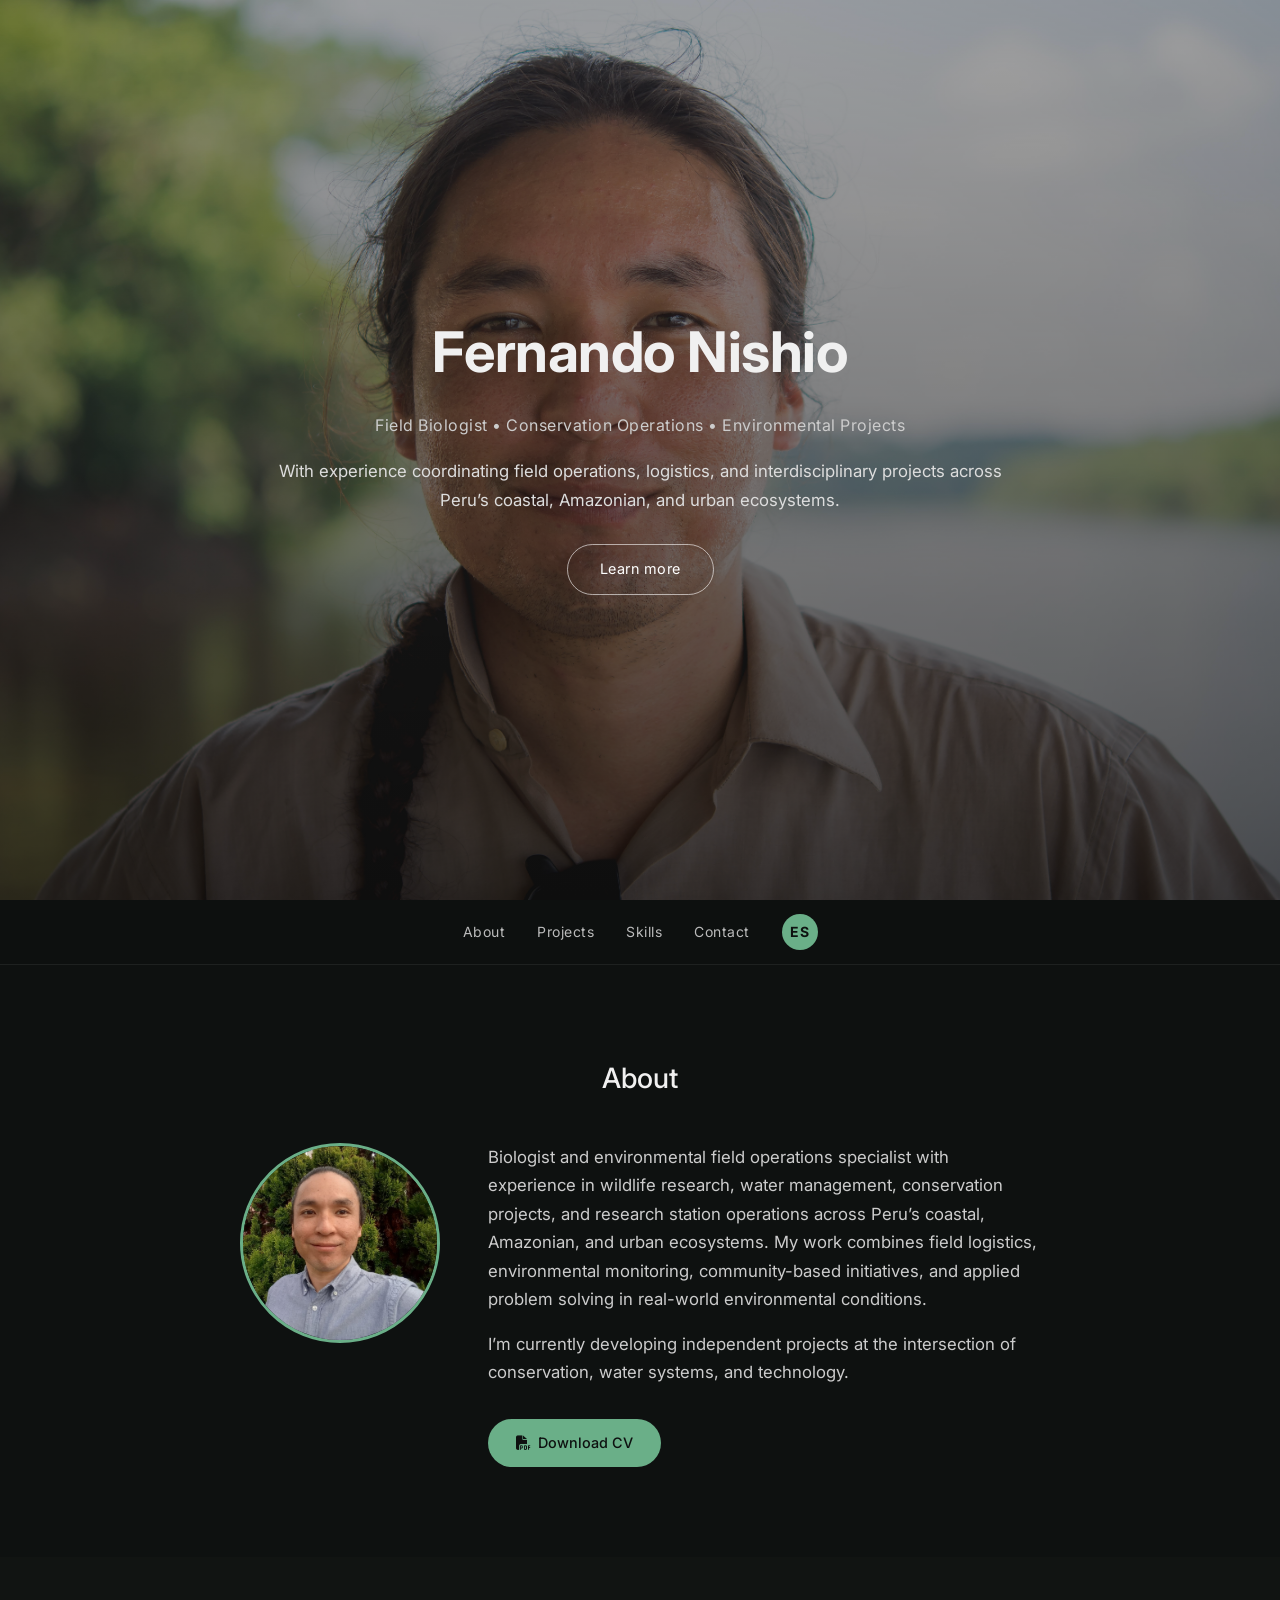
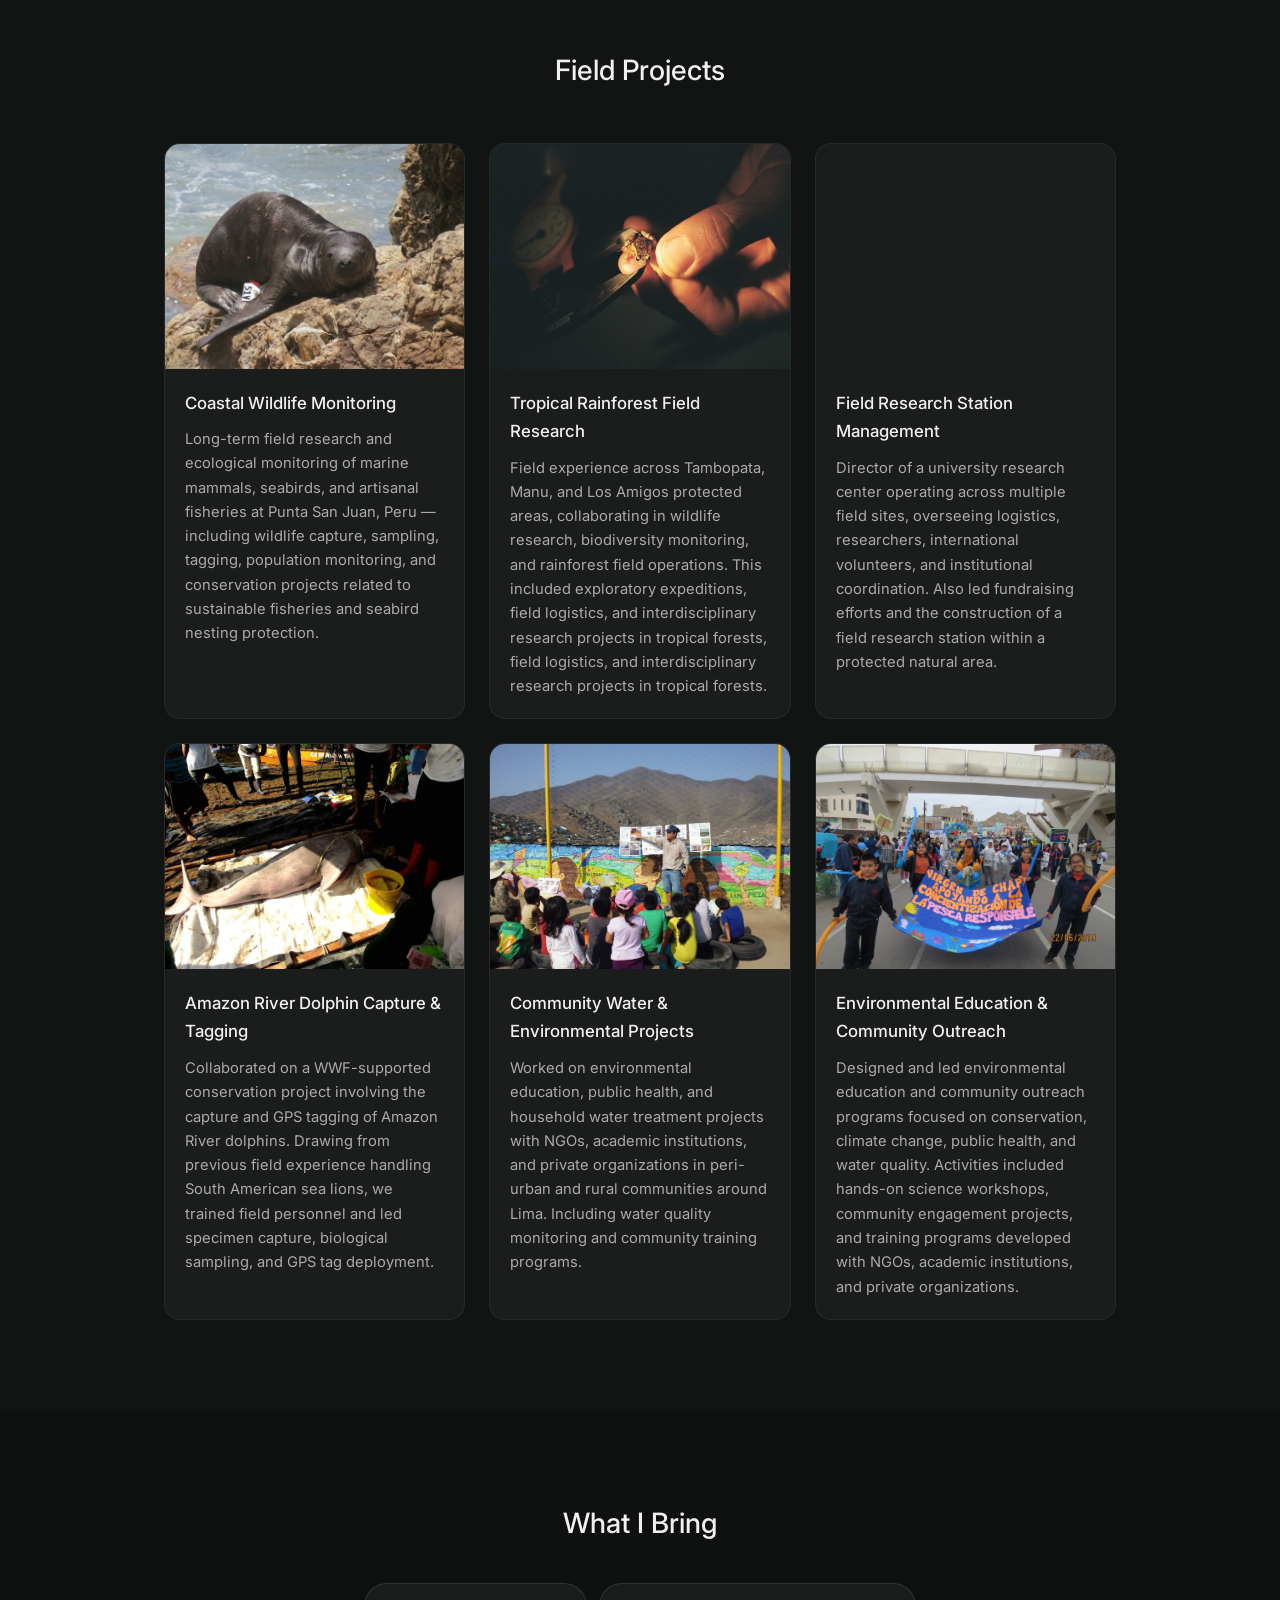
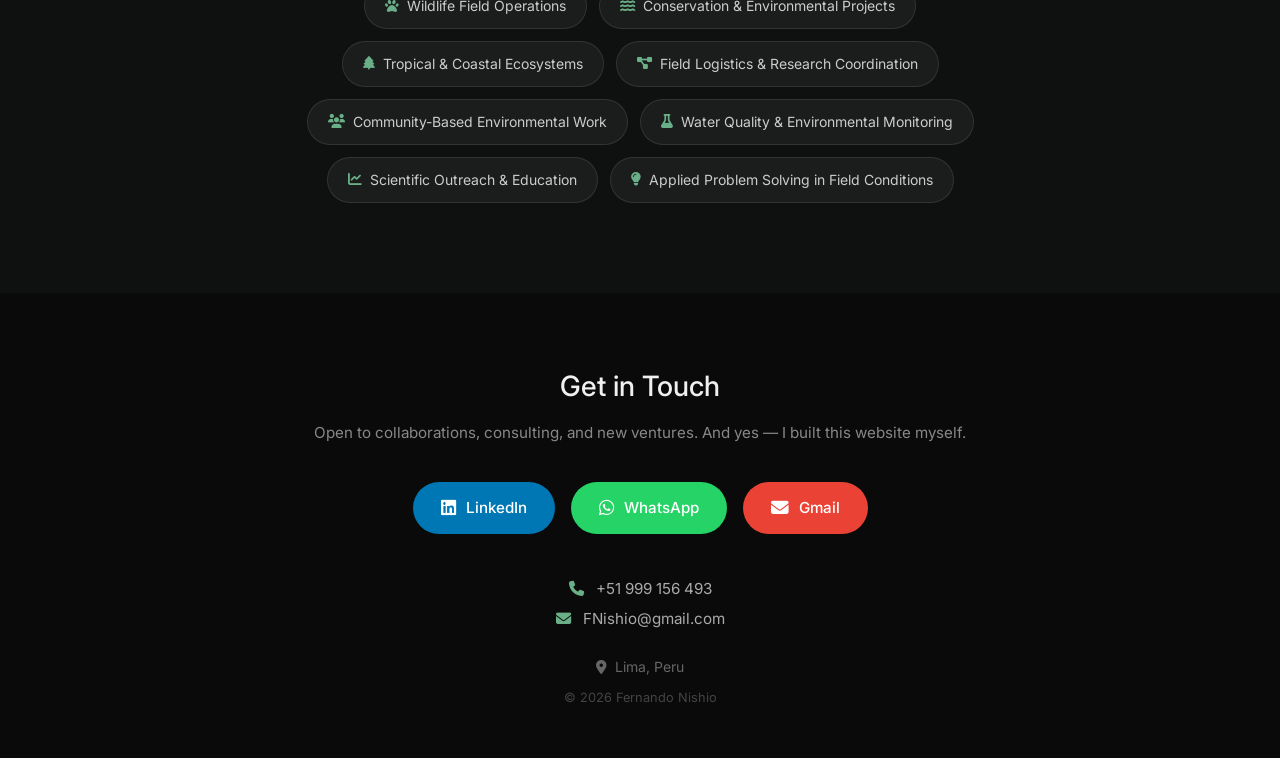
<file: index.html>
<!DOCTYPE html>
<html lang="en">
<head>
  <meta charset="UTF-8" />
  <meta name="viewport" content="width=device-width, initial-scale=1.0" />
  <title>Fernando Nishio | Field Biologist</title>
  <link rel="stylesheet" href="style.css" />
  <link rel="preconnect" href="https://fonts.googleapis.com">
  <link rel="preconnect" href="https://fonts.gstatic.com" crossorigin>
  <link href="https://fonts.googleapis.com/css2?family=Inter:wght@300;400;500;700&display=swap" rel="stylesheet">
  <link rel="stylesheet" href="https://cdnjs.cloudflare.com/ajax/libs/font-awesome/6.5.1/css/all.min.css">
</head>
<body>

<!-- HERO -->
<header class="hero">
  <div class="overlay"></div>
  <img src="assets/Profile-1.jpg" class="hero-image" alt="Fernando Nishio in the field">
  <div class="hero-content">
    <h1>Fernando Nishio</h1>
    <p class="subtitle">Field Biologist &bull; Conservation Operations  &bull; Environmental Projects</p>
    <p class="hero-text">
      With experience coordinating field operations, logistics, and interdisciplinary projects across Peru’s coastal, Amazonian, and urban ecosystems.
    </p>
    <a href="#about" class="hero-btn">Learn more</a>
  </div>
</header>

<!-- NAV -->
<nav class="sticky-nav">
  <a href="#about">About</a>
  <a href="#projects">Projects</a>
  <a href="#skills">Skills</a>
  <a href="#contact">Contact</a>
  <a href="index-es.html" class="lang-btn">ES</a>
</nav>

<!-- ABOUT -->
<section class="about" id="about">
  <div class="container">
    <h2>About</h2>
    <div class="about-inner">
      <div class="about-photo-wrap">
        <img src="assets/Profile 2.jpg" alt="Fernando Nishio" class="about-photo">
      </div>
      <div class="about-text">
        <p>
         Biologist and environmental field operations specialist with experience in wildlife research, water management, conservation projects, and research station operations across Peru’s coastal, Amazonian, and urban ecosystems. My work combines field logistics, environmental monitoring, community-based initiatives, and applied problem solving in real-world environmental conditions.
        </p>
        <p style="margin-top: 1rem;">
          I’m currently developing independent projects at the intersection of conservation, water systems, and technology.
        </p>
        <a href="assets/Fernando-Nishio-2026-L.pdf" download class="cv-btn">
          <i class="fas fa-file-pdf"></i> Download CV
        </a>
      </div>
    </div>
  </div>
</section>

<!-- PROJECTS -->
<section class="projects" id="projects">
  <div class="container">
    <h2>Field Projects</h2>
    <div class="grid">

      <div class="card">
        <div class="card-img-wrap">
          <img src="assets/Lobito-marcado-Archivo.jpg" alt="Tagged marine mammal on Peruvian coast">
        </div>
        <div class="card-body">
          <h3>Coastal Wildlife Monitoring</h3>
          <p>Long-term field research and ecological monitoring of marine mammals, seabirds, and artisanal fisheries at Punta San Juan, Peru — including wildlife capture, sampling, tagging, population monitoring, and conservation projects related to sustainable fisheries and seabird nesting protection.</p>
        </div>
      </div>

      <div class="card">
        <div class="card-img-wrap">
          <img src="assets/FNishio-enhance-Frog-manu.jpg" alt="Frog species in Manu National Park"style="object-position: center 30%;">
        </div>
        <div class="card-body">
          <h3>Tropical Rainforest Field Research</h3>
          <p>Field experience across Tambopata, Manu, and Los Amigos protected areas, collaborating in wildlife research, biodiversity monitoring, and rainforest field operations. This included exploratory expeditions, field logistics, and interdisciplinary research projects in tropical forests, field logistics, and interdisciplinary research projects in tropical forests.</p>
        </div>
      </div>

     <div class="card">
  <div class="card-img-wrap">

    <video autoplay muted loop playsinline class="project-video">
      <source src="assets/videos/video_cleaned_no_watermarks_noaudio.mp4" type="video/mp4">
    </video>

  </div>
        <div class="card-body">
          <h3>Field Research Station Management</h3>
          <p>Director of a university research center operating across multiple field sites, overseeing logistics, researchers, international volunteers, and institutional coordination. Also led fundraising efforts and the construction of a field research station within a protected natural area.</p>
        </div>
      </div>

      <div class="card">
        <div class="card-img-wrap">
          <img src="assets/Inia-Captura-FNishio.jpg" alt="Amazon river dolphin capture for research">
        </div>
        <div class="card-body">
          <h3>Amazon River Dolphin Capture & Tagging</h3>
          <p>Collaborated on a WWF-supported conservation project involving the capture and GPS tagging of Amazon River dolphins. Drawing from previous field experience handling South American sea lions, we trained field personnel and led specimen capture, biological sampling, and GPS tag deployment.</p>
        </div>
      </div>

      <div class="card">
        <div class="card-img-wrap">
          <img src="assets/Talleres-en-las-lomas-FNISHIO.jpg" alt="Community workshops in lomas ecosystems">
        </div>
        <div class="card-body">
          <h3>Community Water & Environmental Projects</h3>
          <p>Worked on environmental education, public health, and household water treatment projects with NGOs, academic institutions, and private organizations in peri-urban and rural communities around Lima. Including water quality monitoring and community training programs.</p>
        </div>
      </div>

      <div class="card">
        <div class="card-img-wrap">
          <img src="assets/Construyendo-puentes-FNISHIO.jpg" alt="Building bridges between science and community">
        </div>
        <div class="card-body">
          <h3>Environmental Education & Community Outreach</h3>
          <p>Designed and led environmental education and community outreach programs focused on conservation, climate change, public health, and water quality. Activities included hands-on science workshops, community engagement projects, and training programs developed with NGOs, academic institutions, and private organizations.</p>
        </div>
      </div>

    </div>
  </div>
</section>

<!-- SKILLS -->
<section class="skills-section" id="skills">
  <div class="container">
    <h2>What I Bring</h2>
    <div class="skills-grid">
      <div class="skill-pill"><i class="fas fa-paw"></i> Wildlife Field Operations</div>
      <div class="skill-pill"><i class="fas fa-water"></i> Conservation & Environmental Projects</div>
      <div class="skill-pill"><i class="fas fa-tree"></i> Tropical & Coastal Ecosystems </div>
      <div class="skill-pill"><i class="fas fa-project-diagram"></i> Field Logistics & Research Coordination </div>
      <div class="skill-pill"><i class="fas fa-users"></i> Community-Based Environmental Work </div>
      <div class="skill-pill"><i class="fas fa-flask"></i> Water Quality & Environmental Monitoring</div>
      <div class="skill-pill"><i class="fas fa-chart-line"></i> Scientific Outreach & Education </div>
      <div class="skill-pill"><i class="fas fa-lightbulb"></i> Applied Problem Solving in Field Conditions</div>
    </div>
  </div>
</section>

<!-- CONTACT -->
<footer id="contact">
  <div class="container">
    <h2>Get in Touch</h2>
    <p class="footer-sub">Open to collaborations, consulting, and new ventures. And yes — I built this website myself.</p>

    <div class="contact-buttons">

      <a href="https://www.linkedin.com/in/fnishio" target="_blank" class="contact-btn linkedin">
        <i class="fab fa-linkedin"></i>
        <span>LinkedIn</span>
      </a>

      <a href="https://wa.me/51999156493" target="_blank" class="contact-btn whatsapp">
        <i class="fab fa-whatsapp"></i>
        <span>WhatsApp</span>
      </a>

      <a href="https://mail.google.com/mail/?view=cm&to=FNishio@gmail.com&su=Hello%20Fernando" target="_blank" class="contact-btn gmail">
        <i class="fas fa-envelope"></i>
        <span>Gmail</span>
      </a>

    </div>

    <div class="footer-contact-info">
      <p><i class="fas fa-phone"></i> +51 999 156 493</p>
      <p><i class="fas fa-envelope"></i> FNishio@gmail.com</p>
    </div>

    <p class="footer-location"><i class="fas fa-map-marker-alt"></i> Lima, Peru</p>
    <p class="footer-copy">&copy; 2026 Fernando Nishio</p>
  </div>
</footer>

</body>
</html>
</file>
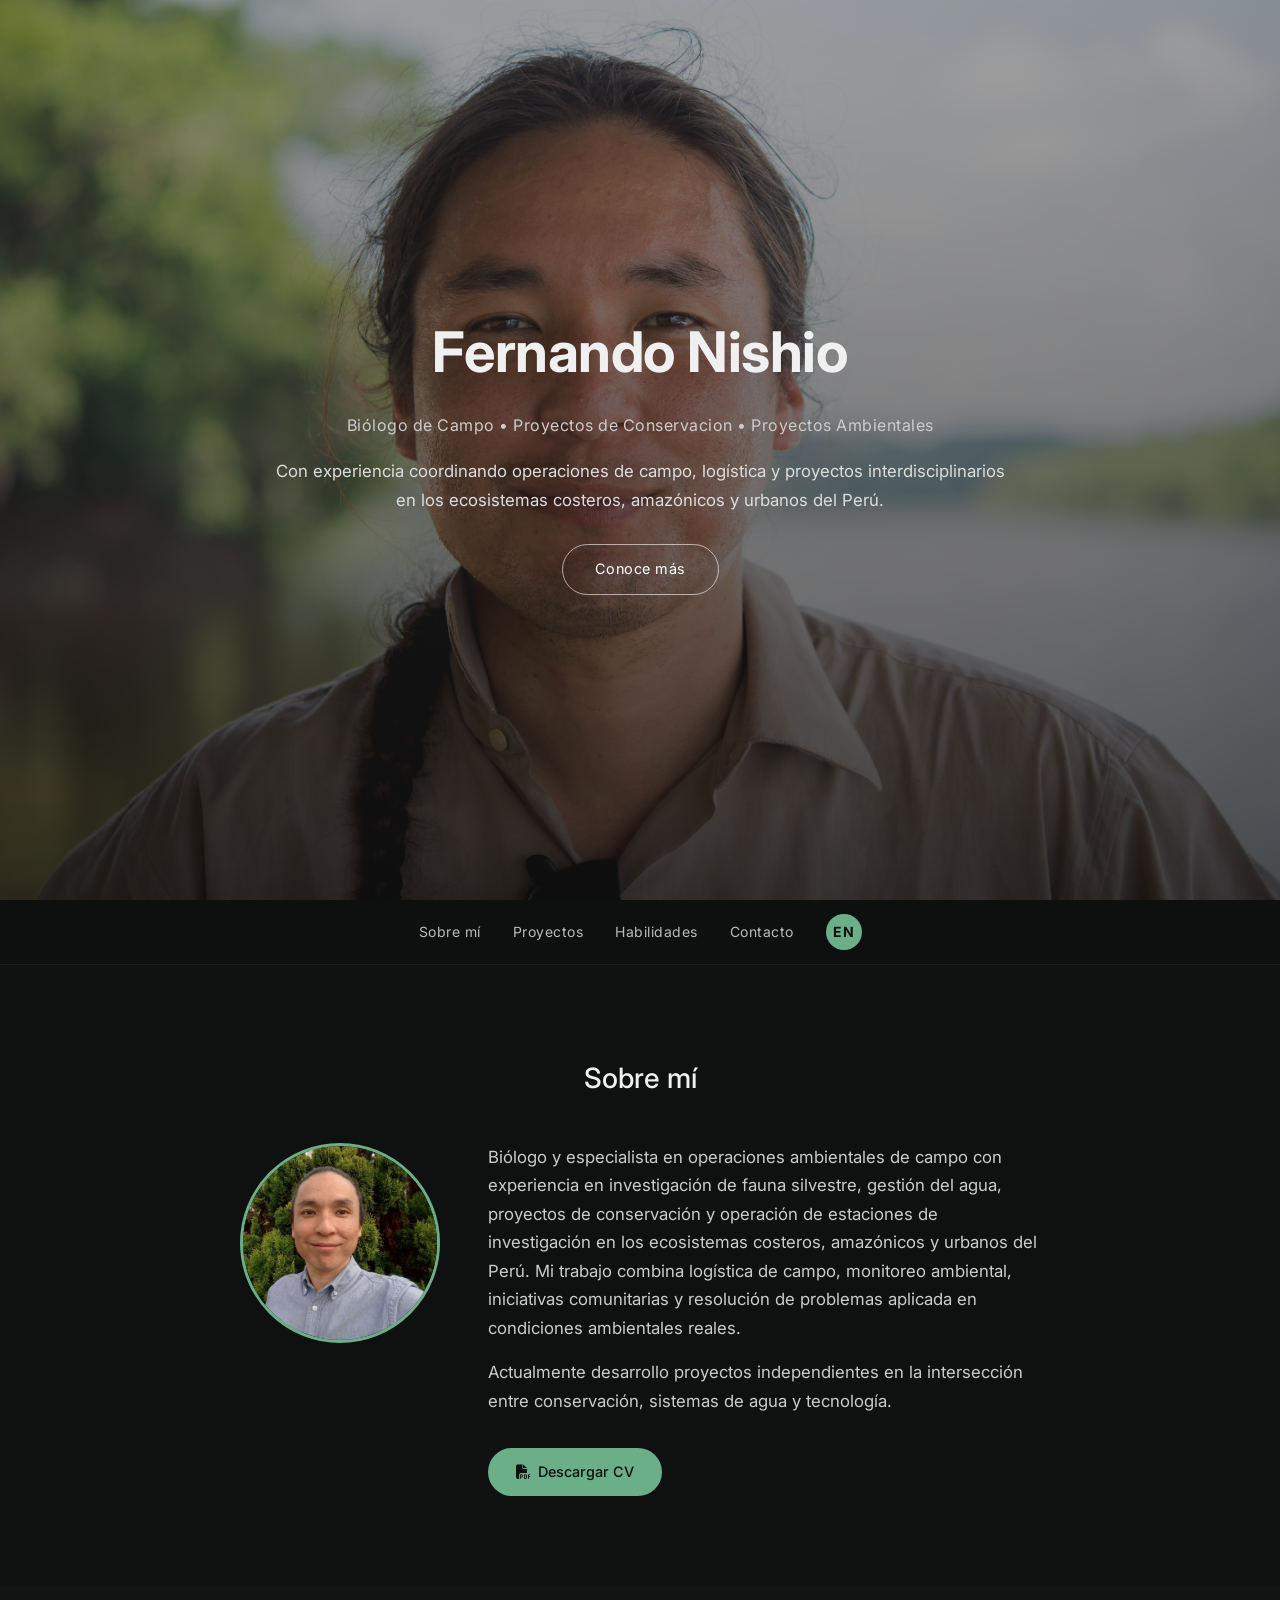
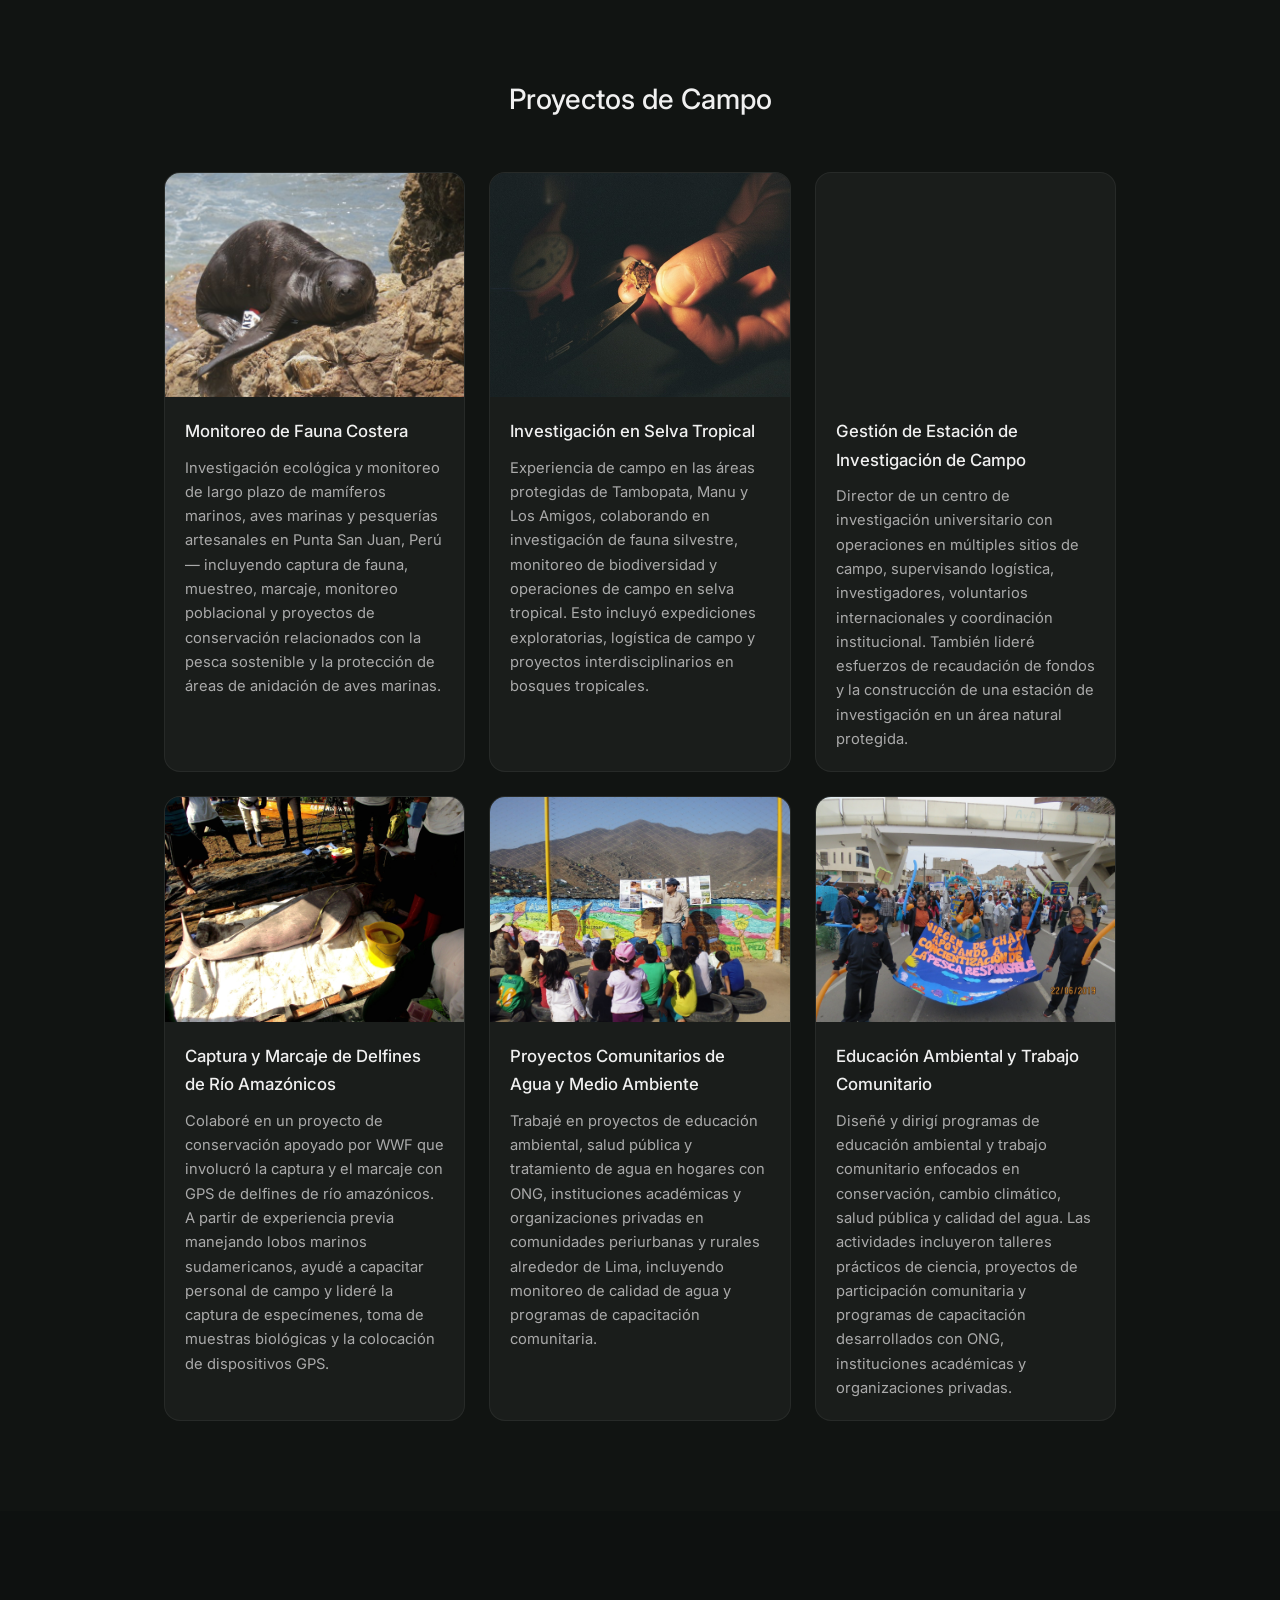
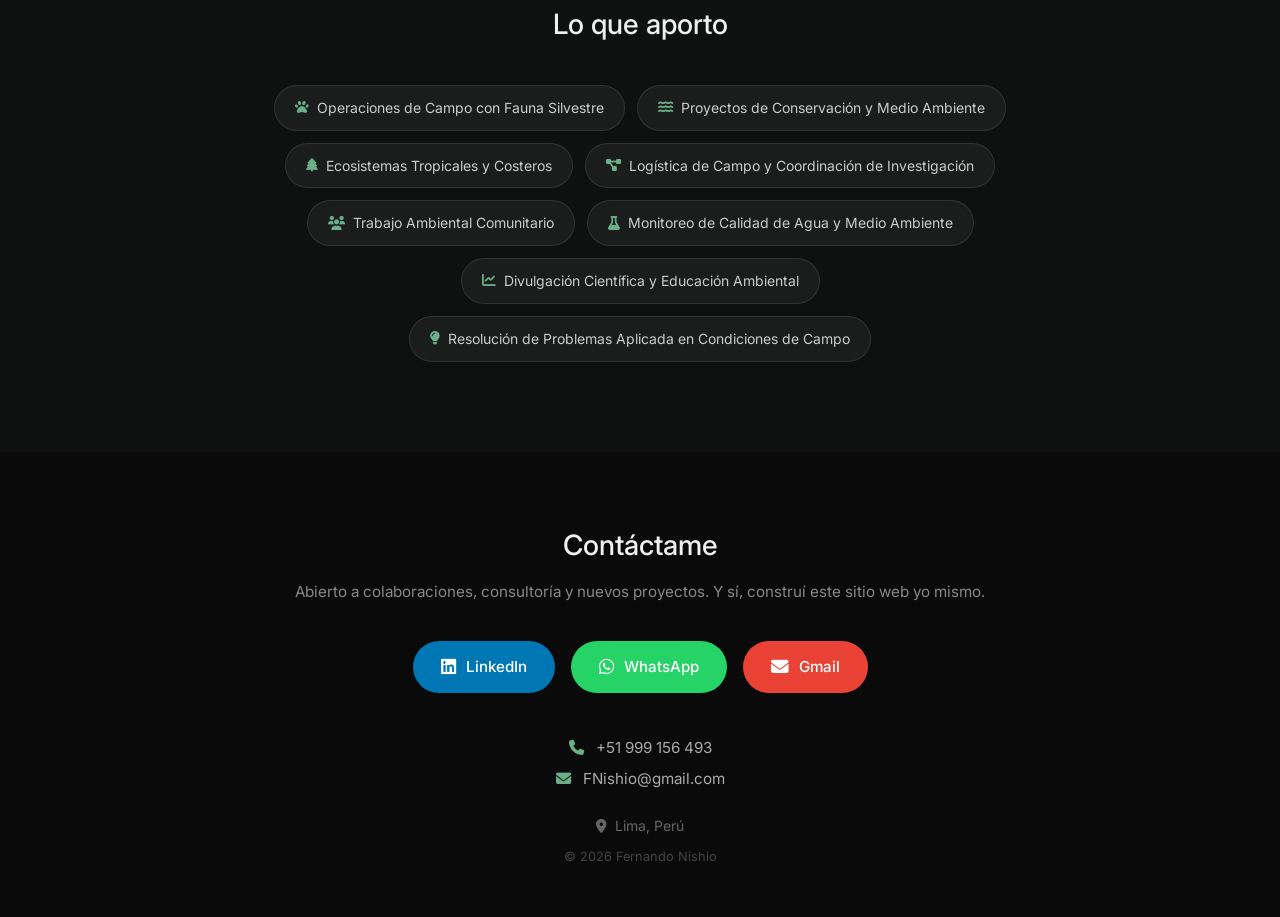
<file: index-es.html>
<!DOCTYPE html>
<html lang="es">
<head>
  <meta charset="UTF-8" />
  <meta name="viewport" content="width=device-width, initial-scale=1.0" />
  <title>Fernando Nishio | Biólogo de Campo</title>
  <link rel="stylesheet" href="style.css" />
  <link rel="preconnect" href="https://fonts.googleapis.com">
  <link rel="preconnect" href="https://fonts.gstatic.com" crossorigin>
  <link href="https://fonts.googleapis.com/css2?family=Inter:wght@300;400;500;700&display=swap" rel="stylesheet">
  <link rel="stylesheet" href="https://cdnjs.cloudflare.com/ajax/libs/font-awesome/6.5.1/css/all.min.css">
</head>
<body>

<!-- HERO -->
<header class="hero">
  <div class="overlay"></div>
  <img src="assets/Profile-1.jpg" class="hero-image" alt="Fernando Nishio en campo">
  <div class="hero-content">
    <h1>Fernando Nishio</h1>
    <p class="subtitle">Biólogo de Campo &bull; Proyectos de Conservacion &bull; Proyectos Ambientales</p>
    <p class="hero-text">
     Con experiencia coordinando operaciones de campo, logística y proyectos interdisciplinarios en los ecosistemas costeros, amazónicos y urbanos del Perú.
    </p>
    <a href="#about" class="hero-btn">Conoce más</a>
  </div>
</header>

<!-- NAV -->
<nav class="sticky-nav">
  <a href="#about">Sobre mí</a>
  <a href="#projects">Proyectos</a>
  <a href="#skills">Habilidades</a>
  <a href="#contact">Contacto</a>
  <a href="index.html" class="lang-btn">EN</a>
</nav>

<!-- ABOUT -->
<section class="about" id="about">
  <div class="container">
    <h2>Sobre mí</h2>
    <div class="about-inner">
      <div class="about-photo-wrap">
        <img src="assets/Profile 2.jpg" alt="Fernando Nishio" class="about-photo">
      </div>
      <div class="about-text">
        <p>
        Biólogo y especialista en operaciones ambientales de campo con experiencia en investigación de fauna silvestre, gestión del agua, proyectos de conservación y operación de estaciones de investigación en los ecosistemas costeros, amazónicos y urbanos del Perú. Mi trabajo combina logística de campo, monitoreo ambiental, iniciativas comunitarias y resolución de problemas aplicada en condiciones ambientales reales.
        </p>
        <p style="margin-top: 1rem;">
        Actualmente desarrollo proyectos independientes en la intersección entre conservación, sistemas de agua y tecnología.
        </p>
        <a href="assets/Fernando-Nishio-2026-ES.pdf" download class="cv-btn">
          <i class="fas fa-file-pdf"></i> Descargar CV
        </a>
      </div>
    </div>
  </div>
</section>

<!-- PROJECTS -->
<section class="projects" id="projects">
  <div class="container">
    <h2>Proyectos de Campo</h2>
    <div class="grid">

      <div class="card">
        <div class="card-img-wrap">
          <img src="assets/Lobito-marcado-Archivo.jpg" alt="Mamífero marino marcado en la costa peruana">
        </div>
        <div class="card-body">
          <h3>Monitoreo de Fauna Costera</h3>
          <p>Investigación ecológica y monitoreo de largo plazo de mamíferos marinos, aves marinas y pesquerías artesanales en Punta San Juan, Perú — incluyendo captura de fauna, muestreo, marcaje, monitoreo poblacional y proyectos de conservación relacionados con la pesca sostenible y la protección de áreas de anidación de aves marinas.</p>
        </div>
      </div>

      <div class="card">
        <div class="card-img-wrap">
          <img src="assets/FNishio-enhance-Frog-manu.jpg" alt="Especie de rana en el Parque Nacional Manu" style="object-position: center 30%;">
        </div>
        <div class="card-body">
          <h3>Investigación en Selva Tropical</h3>
          <p>Experiencia de campo en las áreas protegidas de Tambopata, Manu y Los Amigos, colaborando en investigación de fauna silvestre, monitoreo de biodiversidad y operaciones de campo en selva tropical. Esto incluyó expediciones exploratorias, logística de campo y proyectos interdisciplinarios en bosques tropicales.</p>
        </div>
      </div>

      <div class="card">
        <div class="card-img-wrap">
          <video autoplay muted loop playsinline class="project-video">
            <source src="assets/videos/video_cleaned_no_watermarks_noaudio.mp4" type="video/mp4">
          </video>
        </div>
        <div class="card-body">
          <h3>Gestión de Estación de Investigación de Campo</h3>
          <p>Director de un centro de investigación universitario con operaciones en múltiples sitios de campo, supervisando logística, investigadores, voluntarios internacionales y coordinación institucional. También lideré esfuerzos de recaudación de fondos y la construcción de una estación de investigación en un área natural protegida.</p>
        </div>
      </div>

      <div class="card">
        <div class="card-img-wrap">
          <img src="assets/Inia-Captura-FNishio.jpg" alt="Captura de delfín de río amazónico para investigación">
        </div>
        <div class="card-body">
          <h3>Captura y Marcaje de Delfines de Río Amazónicos</h3>
          <p>Colaboré en un proyecto de conservación apoyado por WWF que involucró la captura y el marcaje con GPS de delfines de río amazónicos. A partir de experiencia previa manejando lobos marinos sudamericanos, ayudé a capacitar personal de campo y lideré la captura de especímenes, toma de muestras biológicas y la colocación de dispositivos GPS.</p>
        </div>
      </div>

      <div class="card">
        <div class="card-img-wrap">
          <img src="assets/Talleres-en-las-lomas-FNISHIO.jpg" alt="Talleres comunitarios en ecosistemas de lomas">
        </div>
        <div class="card-body">
          <h3>Proyectos Comunitarios de Agua y Medio Ambiente</h3>
          <p>Trabajé en proyectos de educación ambiental, salud pública y tratamiento de agua en hogares con ONG, instituciones académicas y organizaciones privadas en comunidades periurbanas y rurales alrededor de Lima, incluyendo monitoreo de calidad de agua y programas de capacitación comunitaria.</p>
        </div>
      </div>

      <div class="card">
        <div class="card-img-wrap">
          <img src="assets/Construyendo-puentes-FNISHIO.jpg" alt="Construyendo puentes entre ciencia y comunidad">
        </div>
        <div class="card-body">
          <h3>Educación Ambiental y Trabajo Comunitario</h3>
          <p>Diseñé y dirigí programas de educación ambiental y trabajo comunitario enfocados en conservación, cambio climático, salud pública y calidad del agua. Las actividades incluyeron talleres prácticos de ciencia, proyectos de participación comunitaria y programas de capacitación desarrollados con ONG, instituciones académicas y organizaciones privadas.</p>
        </div>
      </div>

    </div>
  </div>
</section>

<!-- SKILLS -->
<section class="skills-section" id="skills">
  <div class="container">
    <h2>Lo que aporto</h2>
    <div class="skills-grid">
      <div class="skill-pill"><i class="fas fa-paw"></i> Operaciones de Campo con Fauna Silvestre</div>
      <div class="skill-pill"><i class="fas fa-water"></i> Proyectos de Conservación y Medio Ambiente</div>
      <div class="skill-pill"><i class="fas fa-tree"></i> Ecosistemas Tropicales y Costeros</div>
      <div class="skill-pill"><i class="fas fa-project-diagram"></i> Logística de Campo y Coordinación de Investigación</div>
      <div class="skill-pill"><i class="fas fa-users"></i> Trabajo Ambiental Comunitario</div>
      <div class="skill-pill"><i class="fas fa-flask"></i> Monitoreo de Calidad de Agua y Medio Ambiente</div>
      <div class="skill-pill"><i class="fas fa-chart-line"></i> Divulgación Científica y Educación Ambiental</div>
      <div class="skill-pill"><i class="fas fa-lightbulb"></i> Resolución de Problemas Aplicada en Condiciones de Campo</div>
    </div>
  </div>
</section>

<!-- CONTACT -->
<footer id="contact">
  <div class="container">
    <h2>Contáctame</h2>
    <p class="footer-sub">Abierto a colaboraciones, consultoría y nuevos proyectos. Y sí, construí este sitio web yo mismo.</p>

    <div class="contact-buttons">

      <a href="https://www.linkedin.com/in/fnishio" target="_blank" class="contact-btn linkedin">
        <i class="fab fa-linkedin"></i>
        <span>LinkedIn</span>
      </a>

      <a href="https://wa.me/51999156493" target="_blank" class="contact-btn whatsapp">
        <i class="fab fa-whatsapp"></i>
        <span>WhatsApp</span>
      </a>

      <a href="https://mail.google.com/mail/?view=cm&to=FNishio@gmail.com&su=Hola%20Fernando" target="_blank" class="contact-btn gmail">
        <i class="fas fa-envelope"></i>
        <span>Gmail</span>
      </a>

    </div>

    <div class="footer-contact-info">
      <p><i class="fas fa-phone"></i> +51 999 156 493</p>
      <p><i class="fas fa-envelope"></i> FNishio@gmail.com</p>
    </div>

    <p class="footer-location"><i class="fas fa-map-marker-alt"></i> Lima, Perú</p>
    <p class="footer-copy">&copy; 2026 Fernando Nishio</p>
  </div>
</footer>

</body>
</html>
</file>
<file: style.css>
/* === RESET & BASE === */
* {
  margin: 0;
  padding: 0;
  box-sizing: border-box;
}

body {
  font-family: "Inter", sans-serif;
  background: #0e1110;
  color: #f0f0f0;
  line-height: 1.7;
}

/* === CONTAINER === */
.container {
  max-width: 1000px;
  margin: 0 auto;
  padding: 0 24px;
}

/* === HERO === */
.hero {
  position: relative;
  height: 100vh;
  min-height: 500px;
}

.hero-image {
  width: 100%;
  height: 100%;
  object-fit: cover;
  object-position: center 20%;
  display: block;
}

.overlay {
  position: absolute;
  inset: 0;
  background: linear-gradient(to bottom, rgba(0,0,0,0.35) 0%, rgba(0,0,0,0.65) 100%);
  z-index: 1;
}

.hero-content {
  position: absolute;
  top: 50%;
  left: 50%;
  transform: translate(-50%, -50%);
  text-align: center;
  width: 90%;
  max-width: 750px;
  z-index: 2;
}

.hero h1 {
  font-size: clamp(2rem, 6vw, 3.5rem);
  font-weight: 700;
  letter-spacing: -0.5px;
}

.subtitle {
  margin-top: 12px;
  color: #ccc;
  font-size: clamp(0.9rem, 2vw, 1rem);
  letter-spacing: 0.5px;
}

.hero-text {
  margin-top: 18px;
  color: #ddd;
  font-size: clamp(0.95rem, 2vw, 1.05rem);
}

.hero-btn {
  display: inline-block;
  margin-top: 30px;
  padding: 12px 32px;
  border: 1.5px solid rgba(255,255,255,0.6);
  border-radius: 50px;
  color: #fff;
  text-decoration: none;
  font-size: 0.9rem;
  letter-spacing: 0.5px;
  transition: background 0.2s, border-color 0.2s;
}

.hero-btn:hover {
  background: rgba(255,255,255,0.15);
  border-color: #fff;
}

/* === STICKY NAV === */
.sticky-nav {
  position: sticky;
  top: 0;
  z-index: 100;
  background: rgba(14, 17, 16, 0.92);
  backdrop-filter: blur(8px);
  -webkit-backdrop-filter: blur(8px);
  display: flex;
  justify-content: center;
  align-items: center;
  gap: 32px;
  padding: 14px 20px;
  border-bottom: 1px solid rgba(255,255,255,0.07);
}

.sticky-nav a {
  color: #bbb;
  text-decoration: none;
  font-size: 0.875rem;
  letter-spacing: 0.5px;
  transition: color 0.2s;
}

.sticky-nav a:hover {
  color: #fff;
}

.sticky-nav a.lang-btn {
  color: #0e1110 !important;
  background: #6aaf88 !important;
}

.sticky-nav a.lang-btn:hover {
  color: #0e1110;
}

/* === LANGUAGE BUTTON === */
.lang-btn {
  background: #6aaf88;
  color: #0e1110 !important;
  width: 36px;
  height: 36px;
  min-width: 36px;
  min-height: 36px;
  border-radius: 50%;
  font-weight: 700;
  font-size: 0.8rem;
  letter-spacing: 0.5px;
  display: inline-flex;
  align-items: center;
  justify-content: center;
  transition: background 0.2s;
  text-decoration: none;
  line-height: 1;
}

.lang-btn:hover {
  background: #7fc99f;
}

/* === ABOUT === */
.about {
  padding: 90px 20px;
}

.about h2 {
  font-size: 1.75rem;
  margin-bottom: 40px;
  font-weight: 500;
  text-align: center;
}

.about-inner {
  display: flex;
  align-items: flex-start;
  gap: 48px;
  max-width: 800px;
  margin: 0 auto;
}

.about-photo-wrap {
  flex-shrink: 0;
}

.about-photo {
  width: 200px;
  height: 200px;
  border-radius: 50%;
  object-fit: cover;
  object-position: center top;
  border: 3px solid #6aaf88;
}

.about-text {
  text-align: left;
}

.about-text p {
  color: #ccc;
  font-size: 1.05rem;
}

.cv-btn {
  display: inline-flex;
  align-items: center;
  gap: 8px;
  margin-top: 32px;
  padding: 12px 28px;
  background: #6aaf88;
  color: #0e1110;
  border-radius: 50px;
  text-decoration: none;
  font-size: 0.9rem;
  font-weight: 500;
  transition: background 0.2s, transform 0.2s;
}

.cv-btn:hover {
  background: #7fc99f;
  transform: translateY(-2px);
}

/* === PROJECTS === */
.projects {
  padding: 90px 20px;
  background: #111412;
}

.projects h2 {
  text-align: center;
  font-size: 1.75rem;
  font-weight: 500;
  margin-bottom: 48px;
}

.grid {
  display: grid;
  grid-template-columns: repeat(auto-fit, minmax(280px, 1fr));
  gap: 24px;
}

.card {
  background: #1a1d1b;
  border-radius: 16px;
  overflow: hidden;
  border: 1px solid rgba(255,255,255,0.06);
  transition: transform 0.2s, border-color 0.2s;
}

.card:hover {
  transform: translateY(-4px);
  border-color: rgba(255,255,255,0.14);
}

.card-img-wrap {
  width: 100%;
  aspect-ratio: 4/3;
  overflow: hidden;
}

.card-img-wrap img {
  width: 100%;
  height: 100%;
  object-fit: cover;
  display: block;
  transition: transform 0.4s;
}

.card:hover .card-img-wrap img {
  transform: scale(1.04);
}

/* === VIDEO EN TARJETA === */
.project-video {
  width: 100%;
  height: 100%;
  object-fit: cover;
  display: block;
}

.card-body {
  padding: 20px;
}

.card-body h3 {
  margin-bottom: 10px;
  font-size: 1.05rem;
  font-weight: 500;
}

.card-body p {
  color: #aaa;
  font-size: 0.92rem;
  line-height: 1.65;
}

/* === SKILLS === */
.skills-section {
  padding: 90px 20px;
  text-align: center;
}

.skills-section h2 {
  font-size: 1.75rem;
  font-weight: 500;
  margin-bottom: 36px;
}

.skills-grid {
  display: flex;
  flex-wrap: wrap;
  gap: 12px;
  justify-content: center;
  max-width: 800px;
  margin: 0 auto;
}

.skill-pill {
  background: #1a1d1b;
  border: 1px solid rgba(255,255,255,0.1);
  border-radius: 50px;
  padding: 10px 20px;
  font-size: 0.875rem;
  color: #ccc;
  display: flex;
  align-items: center;
  gap: 8px;
}

.skill-pill i {
  color: #6aaf88;
  font-size: 0.85rem;
}

/* === FOOTER / CONTACT === */
footer {
  text-align: center;
  padding: 70px 20px 50px;
  background: #090a09;
}

footer h2 {
  font-size: 1.75rem;
  font-weight: 500;
  margin-bottom: 10px;
}

.footer-sub {
  color: #888;
  font-size: 0.95rem;
  margin-bottom: 36px;
}

.contact-buttons {
  display: flex;
  justify-content: center;
  flex-wrap: wrap;
  gap: 16px;
  margin-bottom: 40px;
}

.contact-btn {
  display: inline-flex;
  align-items: center;
  gap: 10px;
  padding: 13px 28px;
  border-radius: 50px;
  text-decoration: none;
  font-size: 0.95rem;
  font-weight: 500;
  transition: transform 0.2s, opacity 0.2s;
}

.contact-btn:hover {
  transform: translateY(-2px);
  opacity: 0.88;
}

.contact-btn i {
  font-size: 1.1rem;
}

.contact-btn.linkedin {
  background: #0077b5;
  color: #fff;
}

.contact-btn.whatsapp {
  background: #25d366;
  color: #fff;
}

.contact-btn.gmail {
  background: #ea4335;
  color: #fff;
}

.footer-location {
  color: #666;
  font-size: 0.875rem;
  margin-bottom: 8px;
}

.footer-location i {
  margin-right: 4px;
}

.footer-copy {
  color: #444;
  font-size: 0.8rem;
}

.footer-contact-info {
  margin-bottom: 20px;
  color: #aaa;
  font-size: 0.95rem;
  line-height: 2;
}

.footer-contact-info i {
  color: #6aaf88;
  margin-right: 8px;
}

/* === RESPONSIVE === */
@media (max-width: 600px) {
  .sticky-nav {
    gap: 18px;
  }
  .grid {
    grid-template-columns: 1fr;
  }
  .contact-buttons {
    flex-direction: column;
    align-items: center;
  }
  .about-inner {
    flex-direction: column;
    text-align: center;
  }
  .about-text {
    text-align: center;
  }
}
</file>
